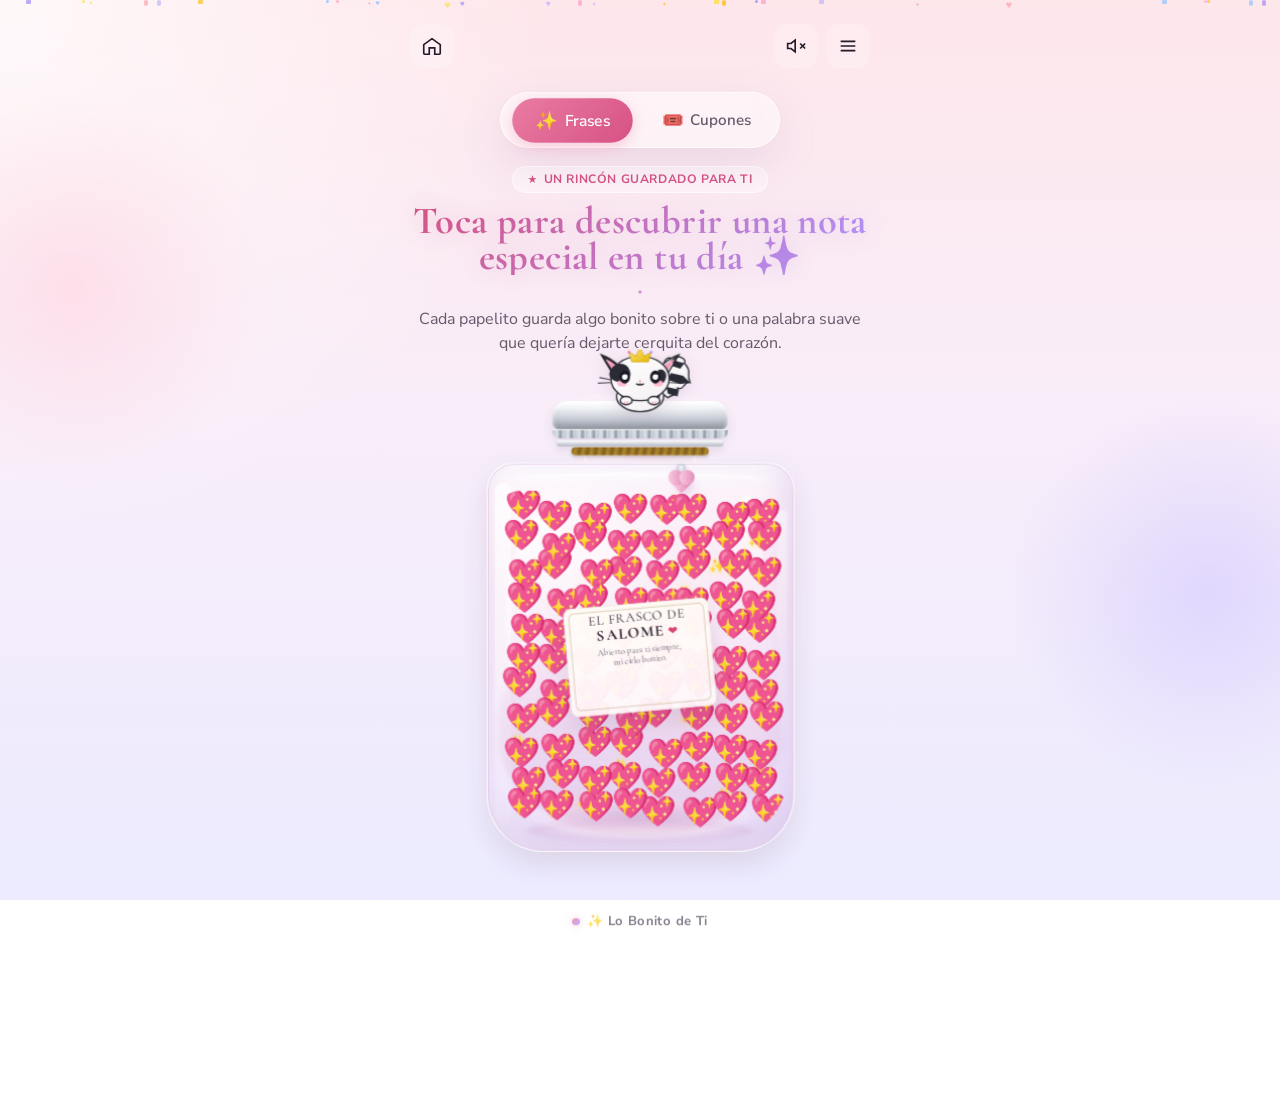
<file: index.html>
<!DOCTYPE html>
<html lang="es">
<head>
  <meta charset="UTF-8">
  <meta name="viewport" content="width=device-width, initial-scale=1.0, viewport-fit=cover">
  <meta name="description" content="Un frasco digital lleno de notas bonitas y detalles suaves para Salome.">
  <meta name="theme-color" content="#f6d6df">
  <meta property="og:title" content="El Frasco de Notas · Para Salome">
  <meta property="og:description" content="Toca el frasco y descubre una nota especial para tu día.">
  <meta property="og:type" content="website">
  <title>El Frasco de Notas · Para Salome</title>
  <link rel="preconnect" href="https://fonts.googleapis.com">
  <link rel="preconnect" href="https://fonts.gstatic.com" crossorigin>
  <link href="https://fonts.googleapis.com/css2?family=Cormorant+Garamond:wght@500;600;700&family=Nunito+Sans:wght@500;600;700&display=swap" rel="stylesheet">
  <link rel="stylesheet" href="css/styles.css">
</head>
<body>
  <!-- Cursor trail container (desktop only) -->
  <div class="cursor-trail-container" id="cursorTrailContainer" aria-hidden="true"></div>

  <!-- Click/Tap Heart burst container -->
  <div class="burst-container" id="burstContainer" aria-hidden="true"></div>

  <div class="bg-layer" aria-hidden="true" data-parallax-layer="bg">
    <div class="bg-layer__gradient"></div>
    <div class="bg-layer__glow bg-layer__glow--left"></div>
    <div class="bg-layer__glow bg-layer__glow--right"></div>
    <div class="bg-layer__glow bg-layer__glow--center"></div>
    <div class="confetti-field" id="confettiField" data-parallax-layer="confetti"></div>
  </div>

  <div class="app">
    <header class="top-bar unrevealed" data-reveal-delay="0">
      <button type="button" class="top-bar__btn" aria-label="Inicio" id="homeBtn">
        <svg width="22" height="22" viewBox="0 0 24 24" fill="none" stroke="currentColor" stroke-width="1.8" aria-hidden="true">
          <path d="M3 10.5L12 4l9 6.5V20a1 1 0 0 1-1 1h-5v-7H9v7H4a1 1 0 0 1-1-1v-9.5z"/>
        </svg>
      </button>

      <div class="top-bar__actions">
        <!-- Sound Toggle Button -->
        <button type="button" class="top-bar__btn" aria-label="Sonido (desactivado)" id="soundToggleBtn" aria-pressed="false">
          <svg class="sound-icon sound-icon--off" width="20" height="20" viewBox="0 0 24 24" fill="none" stroke="currentColor" stroke-width="2" aria-hidden="true">
            <path d="M11 5L6 9H2v6h4l5 4V5z"/>
            <line x1="23" y1="9" x2="17" y2="15"/>
            <line x1="17" y1="9" x2="23" y2="15"/>
          </svg>
          <svg class="sound-icon sound-icon--on" width="20" height="20" viewBox="0 0 24 24" fill="none" stroke="currentColor" stroke-width="2" aria-hidden="true">
            <path d="M11 5L6 9H2v6h4l5 4V5z"/>
            <path d="M19.07 4.93a10 10 0 0 1 0 14.14M15.54 8.46a5 5 0 0 1 0 7.07"/>
          </svg>
        </button>

        <button type="button" class="top-bar__btn" aria-label="Menú">
          <svg width="22" height="22" viewBox="0 0 24 24" fill="none" stroke="currentColor" stroke-width="1.8" aria-hidden="true">
            <path d="M4 7h16M4 12h16M4 17h16"/>
          </svg>
        </button>
      </div>
    </header>

    <!-- Jar Switcher Component (Premium Glassmorphic Pill) -->
    <div class="jar-switcher unrevealed" id="jarSwitcher" data-reveal-delay="100">
      <div class="jar-switcher__background"></div>
      <button type="button" class="switcher-btn active" data-jar="frases">
        <span class="switcher-btn__emoji">✨</span>
        <span class="switcher-btn__text">Frases</span>
      </button>
      <button type="button" class="switcher-btn" data-jar="cupones">
        <span class="switcher-btn__emoji">🎟️</span>
        <span class="switcher-btn__text">Cupones</span>
      </button>
    </div>

    <section class="hero">
      <p class="hero__eyebrow unrevealed" data-reveal-delay="200">Un rincón guardado para ti</p>
      <h1 class="hero__title unrevealed" data-reveal-delay="400" data-text="Toca para descubrir una nota especial en tu día ✨">Toca para descubrir una nota especial en tu día <span aria-hidden="true">✨</span></h1>

      <!-- Decorative SVG separator -->
      <div class="hero-separator unrevealed" data-reveal-delay="550" aria-hidden="true">
        <svg class="hero-separator__svg" viewBox="0 0 200 24" fill="none" xmlns="http://www.w3.org/2000/svg">
          <path class="hero-separator__line hero-separator__line--left" d="M10 12 Q50 12 90 12" stroke="url(#sepGrad)" stroke-width="1.2" stroke-linecap="round"/>
          <path class="hero-separator__line hero-separator__line--right" d="M110 12 Q150 12 190 12" stroke="url(#sepGrad)" stroke-width="1.2" stroke-linecap="round"/>
          <g class="hero-separator__star" transform="translate(100, 12)">
            <path d="M0 -5 L1.5 -1.5 L5 0 L1.5 1.5 L0 5 L-1.5 1.5 L-5 0 L-1.5 -1.5 Z" fill="url(#starGrad)"/>
          </g>
          <defs>
            <linearGradient id="sepGrad" x1="0" y1="0" x2="200" y2="0">
              <stop offset="0%" stop-color="#ea7ca3" stop-opacity="0.15"/>
              <stop offset="50%" stop-color="#d65284" stop-opacity="0.6"/>
              <stop offset="100%" stop-color="#af95ff" stop-opacity="0.15"/>
            </linearGradient>
            <linearGradient id="starGrad" x1="0" y1="-5" x2="0" y2="5">
              <stop offset="0%" stop-color="#ea7ca3"/>
              <stop offset="100%" stop-color="#af95ff"/>
            </linearGradient>
          </defs>
        </svg>
      </div>

      <p class="hero__copy unrevealed" data-reveal-delay="700">Cada papelito guarda algo bonito sobre ti o una palabra suave que quería dejarte cerquita del corazón.</p>
    </section>

    <main class="main">
      <section class="jar-section" aria-label="Frasco de notas">
        <div class="jar-scene">
          <!-- Sparkle particles around the jar -->
          <div class="sparkle-field" id="sparkleField" aria-hidden="true"></div>

          <div class="jar-wrapper unrevealed" data-reveal-delay="900" id="jarWrapper" role="button" tabindex="0" aria-label="Sacudir el frasco para sacar una nota" data-parallax-layer="jar">
            <div class="jar-shadow" aria-hidden="true"></div>
            <div class="jar-pedestal" aria-hidden="true"></div>

            <div class="jar-float">
              <div class="jar-3d">

                <!-- 🐱 GATITO GUARDIÁN (KAWAII BLACK & WHITE MANCHADO SVG TOPPER) -->
                <div class="cat-topper" id="catTopper" aria-hidden="true">
                  <svg class="cat-svg" viewBox="0 0 160 120" fill="none" xmlns="http://www.w3.org/2000/svg">
                    <defs>
                      <linearGradient id="catBodyGrad" x1="0%" y1="0%" x2="100%" y2="100%">
                        <stop offset="0%" stop-color="#ffffff"/>
                        <stop offset="100%" stop-color="#f5f0f3"/>
                      </linearGradient>
                      <linearGradient id="catEarGrad" x1="0%" y1="0%" x2="0%" y2="100%">
                        <stop offset="0%" stop-color="#ffb6cb"/>
                        <stop offset="100%" stop-color="#ea7ca3"/>
                      </linearGradient>
                      <linearGradient id="crownGrad" x1="0%" y1="0%" x2="100%" y2="100%">
                        <stop offset="0%" stop-color="#ffe680"/>
                        <stop offset="100%" stop-color="#e6b800"/>
                      </linearGradient>
                      <linearGradient id="heldHeartGrad" x1="0%" y1="0%" x2="100%" y2="100%">
                        <stop offset="0%" stop-color="#ff6699"/>
                        <stop offset="100%" stop-color="#d6336c"/>
                      </linearGradient>
                    </defs>

                    <!-- Fluffy Spiky Black & White Tail (Matching user reference image style) -->
                    <g id="catTail" class="cat-tail">
                      <!-- Spiky fluffy tail outline -->
                      <path d="M120 74 C126 68 136 72 134 60 C144 64 142 50 152 52 C146 38 156 38 144 24 C148 18 134 10 126 18 C118 12 112 24 114 36 C110 46 118 56 110 66 Z" fill="url(#catBodyGrad)" stroke="#2b2b36" stroke-width="2" stroke-linejoin="miter"/>
                      <!-- Spiky Black Fur Ring Stripes -->
                      <path d="M126 18 L136 22 L144 24 L138 32 L126 28 Z" fill="#2b2b36"/>
                      <path d="M124 38 L142 42 L152 52 L138 54 L120 48 Z" fill="#2b2b36"/>
                      <path d="M118 58 L136 62 L134 72 L120 68 Z" fill="#2b2b36"/>
                    </g>

                    <!-- Cat Body & Paws resting on jar rim -->
                    <g id="catBody" class="cat-body">
                      <!-- Little Chest/Shoulders -->
                      <ellipse cx="80" cy="72" rx="34" ry="22" fill="url(#catBodyGrad)" stroke="#2b2b36" stroke-width="2"/>
                      <!-- Black Body Patches (Manchitas en la espalda y pecho) -->
                      <path d="M52 64 C56 54 70 56 65 74 C58 78 48 72 52 64 Z" fill="#2b2b36"/>
                      <path d="M96 66 C102 58 112 62 108 74 C102 78 94 72 96 66 Z" fill="#2b2b36"/>
                    </g>

                    <!-- Cat Head Group (Follows Cursor & Tilts) -->
                    <g id="catHead" class="cat-head">
                      <!-- Left Ear (Black Patch / Orejita Negra) -->
                      <g class="cat-ear cat-ear--left">
                        <path d="M42 42 L24 12 Q38 16 54 32 Z" fill="#2b2b36" stroke="#2b2b36" stroke-width="2"/>
                        <path d="M43 38 L30 18 Q39 21 50 31 Z" fill="url(#catEarGrad)"/>
                      </g>

                      <!-- Right Ear (Manchada / Black top tip) -->
                      <g class="cat-ear cat-ear--right">
                        <path d="M118 42 L136 12 Q122 16 106 32 Z" fill="url(#catBodyGrad)" stroke="#2b2b36" stroke-width="2"/>
                        <path d="M128 24 L136 12 Q130 14 122 22 Z" fill="#2b2b36"/>
                        <path d="M117 38 L130 18 Q121 21 110 31 Z" fill="url(#catEarGrad)"/>
                      </g>

                      <!-- Head Base -->
                      <ellipse cx="80" cy="46" rx="42" ry="32" fill="url(#catBodyGrad)" stroke="#2b2b36" stroke-width="2"/>

                      <!-- Black Spot Patches (Manchita ojo izquierdo + manchita mejilla derecha) -->
                      <path d="M38 34 C44 20 64 22 66 38 C68 50 50 56 38 46 C34 40 36 36 38 34 Z" fill="#2b2b36"/>
                      <path d="M106 34 C116 30 122 42 114 52 C108 54 104 42 106 34 Z" fill="#2b2b36"/>

                      <!-- Cheeks Blush -->
                      <ellipse cx="54" cy="53" rx="7" ry="4.5" fill="#ffaec9" opacity="0.85" class="cat-blush"/>
                      <ellipse cx="106" cy="53" rx="7" ry="4.5" fill="#ffaec9" opacity="0.85" class="cat-blush"/>

                      <!-- Left Eye Group -->
                      <g class="cat-eye-container">
                        <!-- Open Eye Base -->
                        <ellipse cx="58" cy="44" rx="7.5" ry="9.5" fill="#1a1824" class="cat-eye-open"/>
                        <!-- Left Pupil (Moves with Cursor) -->
                        <circle id="pupilLeft" cx="58" cy="44" r="4" fill="#ffffff" class="cat-eye-pupil"/>
                        <circle cx="60" cy="42" r="1.8" fill="#ffffff" class="cat-eye-shine"/>

                        <!-- Heart Eye Mode (Proportional & Narrow cute heart eyes) -->
                        <g class="cat-eye-heart-group" style="display:none;">
                          <path d="M58 48.5 C55 44.5 50.5 44 50.5 40 C50.5 37 53 35 55.5 36.5 C56.8 37.2 57.5 38.2 58 38.8 C58.5 38.2 59.2 37.2 60.5 36.5 C63 35 65.5 37 65.5 40 C65.5 44 61 44.5 58 48.5 Z" fill="#ff3366"/>
                          <circle cx="55.5" cy="38" r="1" fill="#ffffff"/>
                        </g>

                        <!-- Squeezed Happy Eye (Shown on tap/happy) -->
                        <path d="M51 44 Q58 37 65 44" stroke="#ffffff" stroke-width="3" stroke-linecap="round" fill="none" class="cat-eye-happy" style="display:none;"/>
                      </g>

                      <!-- Right Eye Group -->
                      <g class="cat-eye-container">
                        <!-- Open Eye Base -->
                        <ellipse cx="102" cy="44" rx="7.5" ry="9.5" fill="#1a1824" class="cat-eye-open"/>
                        <!-- Right Pupil (Moves with Cursor) -->
                        <circle id="pupilRight" cx="102" cy="44" r="4" fill="#ffffff" class="cat-eye-pupil"/>
                        <circle cx="104" cy="42" r="1.8" fill="#ffffff" class="cat-eye-shine"/>

                        <!-- Heart Eye Mode -->
                        <g class="cat-eye-heart-group" style="display:none;">
                          <path d="M102 48.5 C99 44.5 94.5 44 94.5 40 C94.5 37 97 35 99.5 36.5 C100.8 37.2 101.5 38.2 102 38.8 C102.5 38.2 103.2 37.2 104.5 36.5 C107 35 109.5 37 109.5 40 C109.5 44 105 44.5 102 48.5 Z" fill="#ff3366"/>
                          <circle cx="99.5" cy="38" r="1" fill="#ffffff"/>
                        </g>

                        <!-- Squeezed Happy Eye -->
                        <path d="M95 44 Q102 37 109 44" stroke="#1a1824" stroke-width="3" stroke-linecap="round" fill="none" class="cat-eye-happy" style="display:none;"/>
                      </g>

                      <!-- Nose & Mouth -->
                      <polygon points="78,49 82,49 80,52" fill="#ea7ca3"/>
                      <path d="M75 54 Q80 57 80 53 Q80 57 85 54" stroke="#2b2b36" stroke-width="2" stroke-linecap="round" fill="none"/>

                      <!-- Whiskers -->
                      <path d="M38 48 L22 45 M38 52 L20 53" stroke="#2b2b36" stroke-width="1.8" stroke-linecap="round" opacity="0.8"/>
                      <path d="M122 48 L138 45 M122 52 L140 53" stroke="#2b2b36" stroke-width="1.8" stroke-linecap="round" opacity="0.8"/>

                      <!-- 👑 Accessory: Star Crown (Active in "lo-bonito-de-ti") -->
                      <g id="catCrown" class="cat-accessory cat-accessory--crown" transform="translate(80, 16)">
                        <path d="M-12 6 L-16 -8 L-6 -2 L0 -14 L6 -2 L16 -8 L12 6 Z" fill="url(#crownGrad)" stroke="#cc9900" stroke-width="1"/>
                        <circle cx="0" cy="-14" r="2.5" fill="#ffffff"/>
                        <circle cx="-16" cy="-8" r="2" fill="#ea7ca3"/>
                        <circle cx="16" cy="-8" r="2" fill="#af95ff"/>
                      </g>

                      <!-- 💖 Accessory: Cute Heart held directly IN paws (Active in "palabras-para-ti") -->
                      <g id="catHeartHeld" class="cat-accessory cat-accessory--heart" transform="translate(80, 77)" style="display:none;">
                        <path d="M0 10 C-9 2 -17 2 -17 -6 C-17 -13 -11 -16 -5 -13 C-2 -12 -1 -9 0 -8 C1 -9 2 -12 5 -13 C11 -16 17 -13 17 -6 C17 2 9 10 0 10 Z" fill="url(#heldHeartGrad)" stroke="#d6336c" stroke-width="1.5"/>
                        <circle cx="-4" cy="-9" r="1.5" fill="#ffffff" opacity="0.8"/>
                      </g>
                    </g>

                    <!-- Cute Paws Resting on Jar Rim -->
                    <g id="catPaws" class="cat-paws">
                      <ellipse cx="60" cy="78" rx="8.5" ry="6" fill="url(#catBodyGrad)" stroke="#2b2b36" stroke-width="2"/>
                      <ellipse cx="100" cy="78" rx="8.5" ry="6" fill="url(#catBodyGrad)" stroke="#2b2b36" stroke-width="2"/>
                      <!-- Paw Pad Details -->
                      <line x1="58" y1="80" x2="58" y2="82" stroke="#ea7ca3" stroke-width="1.5" stroke-linecap="round"/>
                      <line x1="62" y1="80" x2="62" y2="82" stroke="#ea7ca3" stroke-width="1.5" stroke-linecap="round"/>
                      <line x1="98" y1="80" x2="98" y2="82" stroke="#ea7ca3" stroke-width="1.5" stroke-linecap="round"/>
                      <line x1="102" y1="80" x2="102" y2="82" stroke="#ea7ca3" stroke-width="1.5" stroke-linecap="round"/>
                    </g>
                  </svg>
                </div>
                <!-- End Gatito Guardián -->

                <div class="jar-lid" aria-hidden="true">
                  <div class="jar-lid__top-glow"></div>
                  <div class="jar-lid__cap"></div>
                  <div class="jar-lid__thread"></div>
                  <div class="jar-lid__rim"></div>
                </div>

                <div class="jar-neck" aria-hidden="true">
                  <div class="jar-neck__glass"></div>
                  <div class="jar-twine"></div>
                  <div class="jar-charm">
                    <span class="jar-charm__ring"></span>
                    <span class="jar-charm__heart"></span>
                  </div>
                </div>

                <div class="jar-glass">
                  <div class="jar-glass__edge jar-glass__edge--left"></div>
                  <div class="jar-glass__edge jar-glass__edge--right"></div>
                  <div class="jar-glass__edge jar-glass__edge--base"></div>
                  <div class="jar-glass__halo"></div>
                  <div class="jar-glass__refraction"></div>
                  <div class="jar-glass__shine jar-glass__shine--main"></div>
                  <div class="jar-glass__shine jar-glass__shine--secondary"></div>
                  <div class="jar-glass__shine jar-glass__shine--rim"></div>
                  <div class="jar-glass__floor"></div>

                  <!-- Jar Interior: Dense 💖 hearts + ✨ golden sparkles as in screenshot -->
                  <div class="jar-contents" id="jarContents" aria-hidden="true">
                  </div>

                  <div class="jar-label-card" aria-hidden="true">
                    <div class="jar-label-card__frame"></div>
                    <p class="jar-label-card__title">EL FRASCO DE<br><strong>Salome</strong> <span class="jar-label-card__heart">❤</span></p>
                    <p class="jar-label-card__sub">Abierto para ti siempre,<br>mi cielo bonito.</p>
                  </div>
                </div>
              </div>
            </div>
          </div>

          <p class="jar-category-hint unrevealed" data-reveal-delay="1300" id="jarLabel"><span class="jar-category-hint__dot"></span> ✨ Lo Bonito de Ti</p>
        </div>
      </section>
    </main>
  </div>

  <nav class="category-nav unrevealed" data-reveal-delay="1600" aria-label="Categorías de notas">
    <div class="category-nav__grid">
      <div class="category-nav__indicator" id="categoryIndicator" aria-hidden="true"></div>
      <button type="button" class="category-btn" data-categoria="lo-bonito-de-ti" aria-pressed="true">
        <span class="category-btn__emoji" aria-hidden="true">✨</span>
        <span class="category-btn__text">Lo Bonito de Ti</span>
      </button>
      <button type="button" class="category-btn" data-categoria="palabras-para-ti" aria-pressed="false">
        <span class="category-btn__emoji" aria-hidden="true">💗</span>
        <span class="category-btn__text">Palabras para Ti</span>
      </button>
    </div>
  </nav>

  <div class="modal" id="noteModal" role="dialog" aria-modal="true" aria-labelledby="modalChip" aria-hidden="true">
    <div class="modal__backdrop" id="modalBackdrop"></div>
    <article class="modal__card" id="modalCard">
      <span class="modal__chip" id="modalChip">Una Razón</span>
      <p class="modal__text" id="modalText"></p>
      <button type="button" class="modal__btn" id="modalCloseBtn">Guardar nota</button>
    </article>
  </div>

  <!-- GSAP for smooth tracking and entrance timeline -->
  <script src="https://cdnjs.cloudflare.com/ajax/libs/gsap/3.12.5/gsap.min.js" defer></script>
  <script src="js/notas.js"></script>
  <script src="js/cupones.js"></script>
  <script src="js/app.js" defer></script>
</body>
</html>
</file>
<file: css/styles.css>
/* ==========================================================================
   VARIABLES & SETUP
   ========================================================================== */
:root {
  --bg-top: #fee7eb;
  --bg-mid: #f8edf9;
  --bg-bottom: #ecebff;
  --ink-strong: #231b28;
  --ink-soft: #66596c;
  --rose: #ea7ca3;
  --rose-deep: #d65284;
  --lilac: #af95ff;
  --gold: #c89c3a;
  --glass-main: rgba(255, 246, 252, 0.44);
  --glass-tint: rgba(255, 221, 240, 0.22);
  --glass-edge: rgba(255, 255, 255, 0.88);
  --glass-outline: rgba(203, 171, 210, 0.8);
  --shadow-jar: 0 34px 74px rgba(104, 66, 122, 0.3), 0 20px 42px rgba(58, 32, 68, 0.24), 0 8px 20px rgba(255, 255, 255, 0.22);
  --shadow-soft: 0 16px 45px rgba(145, 98, 160, 0.14);
  --nav-glass: rgba(255, 255, 255, 0.52);
  --nav-border: rgba(255, 255, 255, 0.86);
  --radius-pill: 999px;
  --radius-card: 26px;
  --font-body: 'Nunito Sans', system-ui, sans-serif;
  --font-display: 'Cormorant Garamond', Georgia, serif;
  --transition: 0.24s ease;
  --ease-elastic: cubic-bezier(0.34, 1.56, 0.64, 1);
  --safe-top: env(safe-area-inset-top, 0px);
  --safe-bottom: env(safe-area-inset-bottom, 0px);
  --nav-height: 9.8rem;
}

*, *::before, *::after {
  box-sizing: border-box;
  margin: 0;
  padding: 0;
}

html {
  -webkit-tap-highlight-color: transparent;
}

body {
  min-height: 100dvh;
  overflow-x: hidden;
  font-family: var(--font-body);
  color: var(--ink-strong);
}

@media (pointer: fine) {
  body {
    cursor: url('data:image/svg+xml;utf8,<svg xmlns="http://www.w3.org/2000/svg" width="24" height="24" viewBox="0 0 24 24" fill="%23d65284"><path d="M12 21.35l-1.45-1.32C5.4 15.36 2 12.28 2 8.5 2 5.42 4.42 3 7.5 3c1.74 0 3.41.81 4.5 2.09C13.09 3.81 14.76 3 16.5 3 19.58 3 22 5.42 22 8.5c0 3.78-3.4 6.86-8.55 11.54L12 21.35z"/></svg>') 12 12, auto;
  }
  .jar-wrapper {
    cursor: grab;
  }
  .jar-wrapper:active {
    cursor: grabbing;
  }
}

.cursor-trail {
  position: fixed;
  width: 6px;
  height: 6px;
  background: var(--rose);
  border-radius: 50%;
  pointer-events: none;
  z-index: 9999;
  animation: cursorTrailFade 0.8s ease-out forwards;
}

@keyframes cursorTrailFade {
  0% { transform: scale(1); opacity: 0.8; }
  100% { transform: scale(0); opacity: 0; }
}

/* ==========================================================================
   BACKGROUND & EFFECTS
   ========================================================================== */
.bg-layer {
  position: fixed;
  inset: 0;
  z-index: 0;
  pointer-events: none;
  transition: transform 0.15s ease-out;
  will-change: transform;
}

.bg-layer__gradient {
  position: absolute;
  inset: 0;
  background:
    radial-gradient(circle at top left, rgba(255, 255, 255, 0.72), transparent 35%),
    linear-gradient(180deg, var(--bg-top) 0%, var(--bg-mid) 46%, var(--bg-bottom) 100%);
}

.bg-layer__glow {
  position: absolute;
  width: 25rem;
  height: 25rem;
  opacity: 0.7;
  animation: blobDrift 30s ease-in-out infinite alternate;
  pointer-events: none;
}

@keyframes blobDrift {
  0% { transform: translate(0, 0) scale(1); }
  50% { transform: translate(30px, -40px) scale(1.05); }
  100% { transform: translate(-20px, 20px) scale(0.95); }
}

.bg-layer__glow--left {
  top: 10%;
  left: -8rem;
  background: radial-gradient(circle at center, rgba(255, 208, 223, 0.8) 0%, rgba(255, 208, 223, 0) 70%);
}

.bg-layer__glow--right {
  right: -8rem;
  bottom: 12%;
  background: radial-gradient(circle at center, rgba(208, 198, 255, 0.8) 0%, rgba(208, 198, 255, 0) 70%);
  animation-delay: -10s;
}

.confetti-field {
  position: absolute;
  inset: 0;
  overflow: hidden;
}

.confetti-wrapper {
  position: absolute;
  animation: confettiFall linear infinite;
  pointer-events: none;
}

.confetti-piece {
  display: block;
  border-radius: 2px;
  opacity: 0.72;
  animation: confettiSway 3s ease-in-out infinite alternate;
}

.confetti-piece--circle {
  border-radius: 50%;
}

.confetti-piece--ribbon {
  height: 12px !important;
  width: 4px !important;
}

@keyframes confettiFall {
  0% { transform: translateY(-10vh) rotate(0deg); opacity: 0; }
  10% { opacity: 0.88; }
  90% { opacity: 0.58; }
  100% { transform: translateY(110vh) rotate(720deg); opacity: 0; }
}

@keyframes confettiSway {
  0% { transform: translateX(-15px); }
  100% { transform: translateX(15px); }
}

.sparkle-field {
  position: absolute;
  inset: -20px;
  pointer-events: none;
  z-index: 5;
}

.sparkle {
  position: absolute;
  width: 4px;
  height: 4px;
  border-radius: 50%;
  background: #fff;
  box-shadow: 0 0 8px 2px var(--sparkle-color, var(--gold));
  opacity: 0;
  pointer-events: none;
  z-index: 10;
  animation: sparkleFloat 4s cubic-bezier(0.4, 0, 0.2, 1) infinite;
}

@keyframes sparkleFloat {
  0% { transform: translate(0, 0) scale(0); opacity: 0; }
  25% { opacity: 1; transform: translate(20px, -20px) scale(1.2); }
  75% { opacity: 1; transform: translate(-20px, -40px) scale(0.8); }
  100% { transform: translate(0, -60px) scale(0); opacity: 0; }
}

@media (max-width: 767px) {
  .sparkle:nth-child(even) { display: none; }
}

/* ==========================================================================
   REVEAL ANIMATIONS
   ========================================================================== */
.unrevealed {
  opacity: 0;
  transform: translateY(20px);
}

.revealed {
  animation: revealElement 0.8s var(--ease-elastic) forwards;
  animation-delay: var(--reveal-delay, 0s);
}

@keyframes revealElement {
  to {
    opacity: 1;
    transform: translateY(0) scale(1);
  }
}

.jar-wrapper.unrevealed {
  transform: translateY(30px) scale(0.85);
}

.category-nav.unrevealed {
  transform: translateY(40px);
}

/* ==========================================================================
   LAYOUT
   ========================================================================== */
.app {
  position: relative;
  z-index: 1;
  display: flex;
  flex-direction: column;
  min-height: 100dvh;
  max-width: 480px;
  margin: 0 auto;
  padding: calc(var(--safe-top) + 0.6rem) 1.25rem calc(var(--nav-height) + var(--safe-bottom) + 1rem);
}

.top-bar {
  display: flex;
  justify-content: space-between;
  align-items: center;
}

.top-bar__btn {
  position: relative;
  width: 44px;
  height: 44px;
  display: grid;
  place-items: center;
  border: 0;
  border-radius: 14px;
  color: var(--ink-strong);
  background: rgba(255, 255, 255, 0.2);
  cursor: pointer;
  transition: background var(--transition), transform var(--transition), box-shadow var(--transition);
}

.top-bar__btn::before {
  content: '';
  position: absolute;
  inset: 0;
  border-radius: 14px;
  background: radial-gradient(circle, rgba(255,255,255,0.8), transparent 70%);
  opacity: 0;
  transition: opacity 0.3s ease;
  z-index: -1;
}

.top-bar__btn svg {
  transition: transform 0.3s cubic-bezier(0.34, 1.56, 0.64, 1);
}

.top-bar__btn:hover {
  background: rgba(255, 255, 255, 0.42);
  transform: translateY(-1px);
  box-shadow: 0 4px 12px rgba(0,0,0,0.05);
}

.top-bar__btn:hover::before {
  opacity: 1;
}

.top-bar__btn:hover svg {
  transform: scale(1.12) rotate(15deg);
}

/* ==========================================================================
   HERO
   ========================================================================== */
.hero {
  padding: 0.6rem 0 0.8rem;
  text-align: center;
}

.hero__eyebrow {
  display: inline-flex;
  align-items: center;
  gap: 0.35rem;
  padding: 0.28rem 0.9rem;
  border-radius: var(--radius-pill);
  background: rgba(255, 255, 255, 0.42);
  border: 1px solid rgba(255, 255, 255, 0.72);
  color: var(--rose-deep);
  font-size: 0.76rem;
  font-weight: 700;
  letter-spacing: 0.05em;
  text-transform: uppercase;
  --reveal-delay: 0.2s;
  position: relative;
}

.hero__eyebrow::before {
  content: '★';
  font-size: 0.9em;
  animation: pulseStar 2s infinite;
}

@keyframes pulseStar {
  0%, 100% { transform: scale(1); opacity: 0.8; color: var(--rose); }
  50% { transform: scale(1.3); opacity: 1; color: var(--gold); }
}

.hero__title {
  margin-top: 0.6rem;
  font-family: var(--font-display);
  font-size: clamp(1.9rem, 6.5vw, 2.4rem);
  line-height: 0.95;
  font-weight: 700;
  letter-spacing: 0.01em;
  background: linear-gradient(135deg, var(--rose-deep), var(--lilac));
  -webkit-background-clip: text;
  background-clip: text;
  color: transparent;
  position: relative;
  --reveal-delay: 0.4s;
}

.hero__title::after {
  content: attr(data-text);
  position: absolute;
  inset: 0;
  background: linear-gradient(135deg, var(--rose-deep), var(--lilac));
  -webkit-background-clip: text;
  background-clip: text;
  color: transparent;
  filter: blur(12px);
  opacity: 0.3;
  z-index: -1;
  pointer-events: none;
}

.hero__copy {
  max-width: 28rem;
  margin: 0.6rem auto 0;
  color: var(--ink-soft);
  font-size: 0.92rem;
  line-height: 1.5;
  --reveal-delay: 0.7s;
}

.hero-separator {
  margin: 0.4rem auto;
  width: 100px;
  height: 16px;
}

.hero-separator path {
  stroke-dasharray: 200;
  stroke-dashoffset: 200;
  animation: drawLine 1.5s ease forwards 1s;
}

@keyframes drawLine {
  to { stroke-dashoffset: 0; }
}

/* ==========================================================================
   JAR SECTION
   ========================================================================== */
.main {
  flex: 1;
  display: flex;
  align-items: center;
  justify-content: center;
}

.jar-section {
  width: 100%;
}

.jar-scene {
  position: relative;
  display: flex;
  flex-direction: column;
  align-items: center;
  perspective: 1300px;
}

.jar-wrapper {
  position: relative;
  width: min(100%, 300px);
  outline: none;
  user-select: none;
  -webkit-user-select: none;
  touch-action: manipulation;
  margin: 0.2rem auto;
  --reveal-delay: 0.9s;
  transition: transform 0.15s ease-out;
  will-change: transform;
}

.jar-wrapper::after {
  content: '';
  position: absolute;
  top: 50%;
  left: 50%;
  width: 100px;
  height: 100px;
  background: radial-gradient(circle, rgba(255,255,255,0.8) 0%, rgba(255,255,255,0) 70%);
  border-radius: 50%;
  transform: translate(-50%, -50%) scale(0);
  opacity: 0;
  pointer-events: none;
  z-index: 10;
}

.jar-wrapper.jar-wrapper--ripple::after {
  animation: rippleExpand 0.6s ease-out forwards;
}

@keyframes rippleExpand {
  0% { transform: translate(-50%, -50%) scale(0); opacity: 0.6; }
  100% { transform: translate(-50%, -50%) scale(2.5); opacity: 0; }
}

.jar-float,
.jar-3d,
.jar-lid,
.jar-neck,
.jar-glass,
.jar-contents,
.jar-heart,
.jar-star,
.jar-shadow,
.jar-pedestal,
.jar-label-card {
  pointer-events: none;
}

.jar-wrapper:hover:not(.jar-wrapper--disabled) .jar-float {
  transform: translateY(-6px) rotateX(2deg) scale(1.015);
}

.jar-wrapper:hover:not(.jar-wrapper--disabled) .jar-shadow {
  transform: translateX(-50%) scale(1.08);
  opacity: 0.95;
}

.jar-wrapper:hover:not(.jar-wrapper--disabled) .jar-glass {
  box-shadow:
    inset 0 0 0 1px rgba(218, 184, 222, 0.7),
    inset 14px 0 28px rgba(255, 255, 255, 0.3),
    inset -14px 0 34px rgba(198, 174, 221, 0.26),
    inset 0 -28px 34px rgba(166, 129, 193, 0.26),
    0 16px 30px rgba(103, 69, 118, 0.18),
    0 8px 18px rgba(255, 255, 255, 0.34);
}

.jar-wrapper--disabled {
  cursor: default;
  pointer-events: none;
}

.jar-shadow {
  position: absolute;
  bottom: 0.5rem;
  left: 50%;
  width: 74%;
  height: 34px;
  transform: translateX(-50%);
  border-radius: 50%;
  background: radial-gradient(ellipse at center, rgba(122, 80, 138, 0.42) 0%, rgba(122, 80, 138, 0.12) 48%, transparent 74%);
  filter: blur(8px);
  transition: transform 0.15s ease-out, opacity 0.35s ease;
  will-change: transform;
}

.jar-pedestal {
  position: absolute;
  bottom: 1rem;
  left: 50%;
  width: 58%;
  height: 18px;
  transform: translateX(-50%);
  border-radius: 50%;
  background: radial-gradient(ellipse at center, rgba(255, 255, 255, 0.56) 0%, rgba(255, 255, 255, 0.08) 72%, transparent 100%);
}

.jar-float {
  position: relative;
  z-index: 1;
  transform-style: preserve-3d;
  animation: jarIdleFloat 5.4s ease-in-out infinite;
  transition: transform var(--transition);
}

@keyframes jarIdleFloat {
  0%, 100% { transform: translateY(0) rotateX(0deg) rotateZ(0deg); }
  50% { transform: translateY(-9px) rotateX(3deg) rotateZ(-0.6deg); }
}

body.modal-open .jar-float,
body.modal-open .jar-paper,
body.modal-open .jar-float-icon {
  animation-play-state: paused;
}

.jar-3d {
  position: relative;
  width: 100%;
  max-width: 290px;
  margin: 0 auto;
  padding-top: 0.5rem;
  filter: drop-shadow(var(--shadow-jar));
  transition: filter var(--transition);
}

.jar-wrapper:active:not(.jar-wrapper--disabled) .jar-3d {
  filter: drop-shadow(0 18px 38px rgba(112, 73, 126, 0.24));
}

.jar-wrapper--pulse .jar-3d {
  animation: jarPulseGlow 0.42s ease;
}

@keyframes jarPulseGlow {
  0%, 100% { filter: drop-shadow(var(--shadow-jar)); }
  50% { filter: drop-shadow(0 0 22px rgba(215, 148, 191, 0.5)) drop-shadow(var(--shadow-jar)); }
}

.jar-lid {
  position: relative;
  z-index: 8;
  width: 57%;
  margin: 0 auto -0.2rem;
  transform: translateZ(18px);
}

.jar-lid__top-glow {
  position: absolute;
  inset: -0.2rem 8% auto;
  height: 0.8rem;
  border-radius: 50%;
  background: linear-gradient(180deg, rgba(255, 255, 255, 0.86), transparent 80%);
  filter: blur(5px);
}

.jar-lid__cap {
  height: 1.8rem;
  border-radius: 0.95rem 0.95rem 0.5rem 0.5rem;
  background:
    linear-gradient(180deg, rgba(255, 255, 255, 0.95) 0%, rgba(239, 241, 245, 0.98) 24%, rgba(195, 200, 209, 0.95) 65%, rgba(147, 155, 166, 0.98) 100%);
  box-shadow:
    inset 0 2px 4px rgba(255, 255, 255, 0.92),
    inset 0 -6px 8px rgba(70, 75, 84, 0.18),
    0 8px 14px rgba(77, 61, 99, 0.12);
}

.jar-lid__thread {
  height: 0.62rem;
  margin-top: -0.08rem;
  border-radius: 0 0 0.4rem 0.4rem;
  background:
    repeating-linear-gradient(
      90deg,
      #bfc6cf 0px,
      #dfe4ea 5px,
      #8d96a1 8px,
      #dfe4ea 11px
    );
  box-shadow: inset 0 1px 0 rgba(255, 255, 255, 0.88);
}

.jar-lid__rim {
  height: 0.34rem;
  margin: 0.12rem auto 0;
  width: 96%;
  border-radius: 999px;
  background: linear-gradient(180deg, rgba(255, 255, 255, 0.92), rgba(168, 176, 186, 0.88));
  box-shadow: 0 3px 8px rgba(66, 53, 84, 0.16);
}

.jar-neck {
  position: relative;
  z-index: 7;
  width: 36%;
  margin: 0 auto;
  transform: translateY(-0.08rem);
}

.jar-neck__glass {
  height: 1.28rem;
  border-left: 1px solid rgba(255, 255, 255, 0.92);
  border-right: 1px solid rgba(255, 255, 255, 0.7);
  border-radius: 0.75rem 0.75rem 0.18rem 0.18rem;
  background:
    linear-gradient(90deg, rgba(255, 255, 255, 0.22) 0%, rgba(255, 247, 252, 0.58) 26%, rgba(255, 227, 240, 0.3) 55%, rgba(255, 255, 255, 0.16) 100%);
  box-shadow:
    inset 0 0 10px rgba(255, 255, 255, 0.4),
    inset 0 -6px 10px rgba(210, 171, 206, 0.18);
}

.jar-twine {
  position: absolute;
  top: 46%;
  left: -12%;
  right: -12%;
  height: 0.5rem;
  transform: translateY(-50%);
  border-radius: 999px;
  background:
    repeating-linear-gradient(100deg, #7d5a1a 0px, #b68d2b 4px, #8d6820 8px);
  box-shadow: 0 2px 3px rgba(43, 26, 1, 0.22);
}

.jar-charm {
  position: absolute;
  top: calc(100% + 0.08rem);
  right: 0.25rem;
  width: 1.22rem;
  height: 1.7rem;
}

.jar-charm__ring {
  position: absolute;
  top: 0;
  left: 50%;
  width: 0.58rem;
  height: 0.58rem;
  transform: translateX(-50%);
  border-radius: 50%;
  border: 2px solid rgba(203, 210, 219, 0.95);
  background: linear-gradient(135deg, #fff, #d3dae1);
  box-shadow: 0 2px 4px rgba(66, 53, 84, 0.18);
}

.jar-charm__heart {
  position: absolute;
  bottom: 0;
  left: 50%;
  width: 0.95rem;
  height: 0.95rem;
  transform: translateX(-50%) rotate(-45deg);
  background: linear-gradient(135deg, #ffd9ea, #e89ac0 72%, #bf7dbd);
  border-radius: 0.24rem 0.24rem 0.1rem 0.1rem;
  box-shadow:
    0 5px 8px rgba(191, 125, 189, 0.28),
    inset 0 1px 0 rgba(255, 255, 255, 0.8);
}

.jar-charm__heart::before,
.jar-charm__heart::after {
  content: '';
  position: absolute;
  width: 0.95rem;
  height: 0.95rem;
  border-radius: 50%;
  background: inherit;
}

.jar-charm__heart::before {
  top: -0.47rem;
  left: 0;
}

.jar-charm__heart::after {
  top: 0;
  left: 0.47rem;
}

.jar-glass {
  position: relative;
  width: 100%;
  aspect-ratio: 0.79;
  margin-top: -0.08rem;
  border-radius: 1.7rem 1.7rem 3.5rem 3.5rem;
  background:
    linear-gradient(180deg, rgba(255, 255, 255, 0.7) 0%, rgba(255, 246, 250, 0.62) 8%, rgba(255, 229, 238, 0.48) 35%, rgba(241, 222, 252, 0.5) 74%, rgba(238, 225, 249, 0.68) 100%),
    radial-gradient(circle at 20% 10%, rgba(255, 255, 255, 0.8), transparent 24%);
  border: 1.5px solid rgba(255, 255, 255, 0.95);
  box-shadow:
    inset 0 0 0 1px rgba(218, 184, 222, 0.6),
    inset 12px 0 26px rgba(255, 255, 255, 0.26),
    inset -12px 0 32px rgba(198, 174, 221, 0.22),
    inset 0 -22px 28px rgba(180, 145, 202, 0.22),
    0 12px 24px rgba(103, 69, 118, 0.16),
    0 8px 18px rgba(255, 255, 255, 0.34);
  overflow: hidden;
  transition: box-shadow 0.35s ease, transform 0.35s ease;
}

.jar-glass__edge,
.jar-glass__halo,
.jar-glass__refraction,
.jar-glass__shine,
.jar-glass__floor {
  position: absolute;
  pointer-events: none;
}

.jar-glass__edge--left {
  top: 5%;
  bottom: 7%;
  left: 0.45rem;
  width: 1rem;
  border-radius: 999px;
  background: linear-gradient(180deg, rgba(255, 255, 255, 0.9), rgba(255, 255, 255, 0.1));
  opacity: 0.82;
}

.jar-glass__edge--right {
  top: 12%;
  bottom: 12%;
  right: 0.35rem;
  width: 0.65rem;
  border-radius: 999px;
  background: linear-gradient(180deg, rgba(255, 255, 255, 0.52), transparent 80%);
  opacity: 0.72;
}

.jar-glass__edge--base {
  left: 50%;
  bottom: 0.55rem;
  width: 74%;
  height: 1.3rem;
  transform: translateX(-50%);
  border-radius: 50%;
  background: radial-gradient(ellipse at center, rgba(255, 255, 255, 0.72) 0%, rgba(229, 205, 235, 0.72) 56%, rgba(176, 137, 195, 0.32) 82%, transparent 100%);
  filter: blur(2px);
}

.jar-glass__halo {
  inset: 10% 9% 14%;
  border-radius: 2.9rem 2.9rem 3rem 3rem;
  background:
    radial-gradient(circle at 30% 18%, rgba(255, 255, 255, 0.6), transparent 26%),
    radial-gradient(circle at 68% 62%, rgba(255, 228, 240, 0.38), transparent 32%),
    linear-gradient(180deg, rgba(255, 240, 248, 0.22), rgba(238, 227, 252, 0.08));
}

.jar-glass__refraction {
  top: 16%;
  left: 18%;
  width: 64%;
  height: 56%;
  border-radius: 50%;
  background: radial-gradient(circle at center, rgba(255, 255, 255, 0.18), rgba(255, 255, 255, 0.04) 54%, transparent 74%);
  filter: blur(5px);
}

.jar-glass__shine--main {
  top: 13%;
  left: 6%;
  width: 24%;
  height: 58%;
  border-radius: 50%;
  background: linear-gradient(130deg, rgba(255, 255, 255, 0.82), rgba(255, 255, 255, 0.12) 58%, transparent);
  filter: blur(1px);
}

.jar-glass__shine--secondary {
  top: 8%;
  right: 10%;
  width: 10%;
  height: 34%;
  border-radius: 50%;
  background: linear-gradient(180deg, rgba(255, 255, 255, 0.52), transparent 88%);
}

.jar-glass__shine--rim {
  top: 0.55rem;
  left: 8%;
  right: 8%;
  height: 0.85rem;
  border-radius: 50%;
  background: linear-gradient(180deg, rgba(255, 255, 255, 0.72), transparent 80%);
}

.jar-glass__floor {
  left: 14%;
  right: 14%;
  bottom: 0.9rem;
  height: 2.4rem;
  border-radius: 50%;
  background:
    radial-gradient(ellipse at center, rgba(205, 150, 214, 0.24) 0%, rgba(255, 229, 241, 0.38) 48%, rgba(255, 255, 255, 0.12) 76%, transparent 100%);
}

.jar-contents {
  position: absolute;
  inset: 7% 2% 4%;
  border-radius: 1.7rem 1.7rem 3.5rem 3.5rem;
  z-index: 2;
  transform-style: preserve-3d;
  transition: transform 0.38s ease, filter 0.3s ease;
  overflow: hidden;
}

.jar-wrapper--category-change .jar-contents {
  animation: turbulence 0.5s ease-in-out;
}

@keyframes turbulence {
  0% { transform: scale(1) rotate(0deg); }
  25% { transform: scale(0.98) rotate(1deg); }
  50% { transform: scale(1.02) rotate(-1deg); }
  75% { transform: scale(0.99) rotate(0.5deg); }
  100% { transform: scale(1) rotate(0deg); }
}

.jar-contents::before {
  content: '';
  position: absolute;
  pointer-events: none;
  left: 2%;
  right: 2%;
  bottom: 0;
  height: 58%;
  border-radius: 40% 40% 48% 48%;
  background:
    radial-gradient(circle at 50% 18%, rgba(255, 255, 255, 0.22), transparent 34%),
    linear-gradient(180deg, rgba(255, 204, 224, 0.12), rgba(197, 138, 185, 0.24));
  filter: blur(3px);
}

.jar-paper {
  position: absolute;
  width: 3.2rem;
  height: 2.1rem;
  border-radius: 0.3rem;
  border: 1px solid rgba(255, 255, 255, 0.82);
  box-shadow:
    0 10px 16px rgba(88, 53, 102, 0.16),
    inset 0 1px 0 rgba(255, 255, 255, 0.72);
  animation: noteBob 7.2s ease-in-out infinite;
  transition: transform 0.38s ease, box-shadow 0.38s ease;
  opacity: 0.95;
}

.jar-paper::after {
  content: '';
  position: absolute;
  inset: 0.22rem;
  border-radius: 0.18rem;
  background: rgba(255, 255, 255, 0.16);
}

/* Jar paper positions and colors */
.jar-paper--0 { top: 11%; left: 3%; width: 3rem; height: 2rem; background: linear-gradient(145deg, #f5cf91, #e4a94c); --r: -28deg; animation-delay: 0.5s; z-index: 1; }
.jar-paper--1 { top: 8%; left: 30%; width: 3.2rem; height: 2rem; background: linear-gradient(145deg, #d1cae2, #a59dc3); --r: 18deg; animation-delay: 0.2s; z-index: 1; }
.jar-paper--2 { top: 10%; left: 58%; width: 2.9rem; height: 2rem; background: linear-gradient(145deg, #a8dbe1, #6ebecd); --r: -12deg; animation-delay: 0.8s; z-index: 1; }
.jar-paper--3 { top: 20%; left: 14%; width: 3.4rem; height: 2.15rem; background: linear-gradient(145deg, #f4d8a2, #e1ab59); --r: 26deg; animation-delay: 1.4s; z-index: 2; }
.jar-paper--4 { top: 21%; left: 47%; width: 3.1rem; height: 2rem; background: linear-gradient(145deg, #f0ece0, #d6ccb0); --r: -24deg; animation-delay: 0.4s; z-index: 2; }
.jar-paper--5 { top: 23%; left: 70%; width: 2.85rem; height: 1.9rem; background: linear-gradient(145deg, #e97f7f, #d95c5c); --r: 7deg; animation-delay: 1.8s; z-index: 1; }
.jar-paper--6 { top: 32%; left: 4%; width: 3.25rem; height: 2.1rem; background: linear-gradient(145deg, #7fd1c6, #53b7ab); --r: -18deg; animation-delay: 2.2s; z-index: 1; }
.jar-paper--7 { top: 31%; left: 31%; width: 3.2rem; height: 2.15rem; background: linear-gradient(145deg, #c6bedd, #9d95bb); --r: 12deg; animation-delay: 1.1s; z-index: 2; }
.jar-paper--8 { top: 34%; left: 57%; width: 3.3rem; height: 2rem; background: linear-gradient(145deg, #ffd78f, #ebaa48); --r: -16deg; animation-delay: 0.2s; z-index: 2; }
.jar-paper--9 { top: 42%; left: 16%; width: 3rem; height: 2rem; background: linear-gradient(145deg, #b7d7f2, #87b8e1); --r: 23deg; animation-delay: 1.1s; z-index: 2; }
.jar-paper--10 { top: 43%; left: 42%; width: 3.4rem; height: 2.15rem; background: linear-gradient(145deg, #f4d7df, #eaa8c0); --r: -10deg; animation-delay: 1.6s; z-index: 3; }
.jar-paper--11 { top: 45%; left: 69%; width: 2.9rem; height: 2rem; background: linear-gradient(145deg, #f7c68c, #eb9953); --r: 18deg; animation-delay: 0.9s; z-index: 2; }
.jar-paper--12 { top: 54%; left: 2%; width: 3.6rem; height: 2.2rem; background: linear-gradient(145deg, #d3cae1, #aaa0c1); --r: -20deg; animation-delay: 2s; z-index: 1; }
.jar-paper--13 { top: 55%; left: 26%; width: 3.25rem; height: 2.15rem; background: linear-gradient(145deg, #f0bf82, #df9649); --r: 28deg; animation-delay: 0.6s; z-index: 2; }
.jar-paper--14 { top: 57%; left: 52%; width: 3.5rem; height: 2.1rem; background: linear-gradient(145deg, #f2ede0, #ddd2b1); --r: -8deg; animation-delay: 1.3s; z-index: 3; }
.jar-paper--15 { top: 63%; left: 74%; width: 2.85rem; height: 1.95rem; background: linear-gradient(145deg, #e07c74, #ce5b57); --r: 12deg; animation-delay: 1.9s; z-index: 1; }
.jar-paper--16 { top: 68%; left: 11%; width: 3.15rem; height: 2rem; background: linear-gradient(145deg, #8fd7ce, #65bcb2); --r: -14deg; animation-delay: 1.4s; z-index: 1; }
.jar-paper--17 { top: 69%; left: 35%; width: 3.2rem; height: 2rem; background: linear-gradient(145deg, #cfc7de, #a095bb); --r: 15deg; animation-delay: 2.4s; z-index: 2; }
.jar-paper--18 { top: 72%; left: 58%; width: 3.35rem; height: 2rem; background: linear-gradient(145deg, #efc07f, #dd9445); --r: -21deg; animation-delay: 0.7s; z-index: 2; }
.jar-paper--19 { top: 77%; left: 0%; width: 3.45rem; height: 2.15rem; background: linear-gradient(145deg, #b7d3f1, #8db4da); --r: 10deg; animation-delay: 0.3s; z-index: 0; }
.jar-paper--20 { top: 79%; left: 22%; width: 3.8rem; height: 2.2rem; background: linear-gradient(145deg, #f6d7df, #e7a6c0); --r: -17deg; animation-delay: 1.2s; z-index: 0; }
.jar-paper--21 { top: 80%; left: 49%; width: 3.4rem; height: 2.15rem; background: linear-gradient(145deg, #efead7, #d8cca7); --r: 19deg; animation-delay: 1.7s; z-index: 0; }
.jar-paper--22 { top: 83%; left: 72%; width: 3.2rem; height: 2rem; background: linear-gradient(145deg, #ef867c, #d8615d); --r: -6deg; animation-delay: 2.1s; z-index: 0; }
.jar-paper--23 { top: 27%; left: 22%; width: 2.2rem; height: 1.7rem; background: linear-gradient(145deg, #8ed7cf, #69bfb5); --r: -29deg; animation-delay: 0.9s; z-index: 3; }
.jar-paper--24 { top: 18%; left: 78%; width: 2.15rem; height: 1.6rem; background: linear-gradient(145deg, #f5d9a7, #e5b35e); --r: 14deg; animation-delay: 1.5s; z-index: 2; }
.jar-paper--25 { top: 50%; left: 66%; width: 2.15rem; height: 1.65rem; background: linear-gradient(145deg, #d0c8df, #a89ec0); --r: 24deg; animation-delay: 0.6s; z-index: 4; }
.jar-paper--26 { top: 38%; left: 0%; width: 2.4rem; height: 1.75rem; background: linear-gradient(145deg, #f3c7d7, #e29abb); --r: -12deg; animation-delay: 2.5s; z-index: 2; }
.jar-paper--27 { top: 87%; left: 16%; width: 3rem; height: 1.8rem; background: linear-gradient(145deg, #d0cae2, #a79fc0); --r: 9deg; animation-delay: 1.8s; z-index: 0; }
.jar-paper--28 { top: 88%; left: 44%; width: 2.7rem; height: 1.75rem; background: linear-gradient(145deg, #f2c98d, #e19d49); --r: -13deg; animation-delay: 2s; z-index: 0; }
.jar-paper--29 { top: 89%; left: 65%; width: 2.8rem; height: 1.8rem; background: linear-gradient(145deg, #b9d6f0, #8eb7dd); --r: 6deg; animation-delay: 0.8s; z-index: 0; }
.jar-paper--30 { top: 13%; left: 49%; width: 2rem; height: 1.5rem; background: linear-gradient(145deg, #f8c7d5, #e797b7); --r: -8deg; animation-delay: 1.4s; z-index: 3; }
.jar-paper--31 { top: 60%; left: 42%; width: 2rem; height: 1.55rem; background: linear-gradient(145deg, #8bd3ca, #63b7ae); --r: 11deg; animation-delay: 1.1s; z-index: 4; }
.jar-paper--32 { top: 74%; left: 68%; width: 2rem; height: 1.55rem; background: linear-gradient(145deg, #f7d8a3, #e8ac56); --r: 27deg; animation-delay: 2.3s; z-index: 3; }
.jar-paper--33 { top: 48%; left: 27%; width: 2rem; height: 1.55rem; background: linear-gradient(145deg, #d0c8df, #a79fbe); --r: -18deg; animation-delay: 1.7s; z-index: 4; }
.jar-paper--34 { top: 66%; left: 80%; width: 2rem; height: 1.55rem; background: linear-gradient(145deg, #f4b3b1, #dd7b76); --r: -22deg; animation-delay: 0.4s; z-index: 2; }
.jar-paper--35 { top: 84%; left: 34%; width: 2.1rem; height: 1.6rem; background: linear-gradient(145deg, #f1e6c8, #dcca96); --r: 21deg; animation-delay: 0.9s; z-index: 1; }

.jar-wrapper:hover:not(.jar-wrapper--disabled) .jar-paper--1 { transform: translate3d(-4px, -8px, 10px) rotate(-22deg); box-shadow: 0 14px 22px rgba(109, 69, 124, 0.24), inset 0 1px 0 rgba(255, 255, 255, 0.7); }
.jar-wrapper:hover:not(.jar-wrapper--disabled) .jar-paper--2 { transform: translate3d(6px, -10px, 14px) rotate(20deg); box-shadow: 0 14px 22px rgba(109, 69, 124, 0.24), inset 0 1px 0 rgba(255, 255, 255, 0.7); }
.jar-wrapper:hover:not(.jar-wrapper--disabled) .jar-paper--3 { transform: translate3d(-2px, -12px, 10px) rotate(-11deg); box-shadow: 0 16px 24px rgba(109, 69, 124, 0.24), inset 0 1px 0 rgba(255, 255, 255, 0.7); }
.jar-wrapper:hover:not(.jar-wrapper--disabled) .jar-paper--4 { transform: translate3d(8px, -8px, 18px) rotate(24deg); box-shadow: 0 16px 24px rgba(109, 69, 124, 0.26), inset 0 1px 0 rgba(255, 255, 255, 0.7); }
.jar-wrapper:hover:not(.jar-wrapper--disabled) .jar-paper--5 { transform: translate3d(-6px, -6px, 12px) rotate(-19deg); box-shadow: 0 14px 22px rgba(109, 69, 124, 0.24), inset 0 1px 0 rgba(255, 255, 255, 0.7); }
.jar-wrapper:hover:not(.jar-wrapper--disabled) .jar-paper--6 { transform: translate3d(2px, -12px, 16px) rotate(13deg); box-shadow: 0 16px 24px rgba(109, 69, 124, 0.25), inset 0 1px 0 rgba(255, 255, 255, 0.7); }
.jar-wrapper:hover:not(.jar-wrapper--disabled) .jar-paper--7 { transform: translate3d(0, -14px, 20px) rotate(8deg); box-shadow: 0 18px 26px rgba(109, 69, 124, 0.28), inset 0 1px 0 rgba(255, 255, 255, 0.7); }
.jar-wrapper:hover:not(.jar-wrapper--disabled) .jar-paper--8 { transform: translate3d(6px, -10px, 10px) rotate(24deg); }
.jar-wrapper:hover:not(.jar-wrapper--disabled) .jar-paper--9 { transform: translate3d(-4px, -8px, 8px) rotate(-30deg); }
.jar-wrapper:hover:not(.jar-wrapper--disabled) .jar-paper--10 { transform: translate3d(4px, -7px, 10px) rotate(-14deg); }
.jar-wrapper:hover:not(.jar-wrapper--disabled) .jar-paper--11 { transform: translate3d(-8px, -6px, 6px) rotate(13deg); }
.jar-wrapper:hover:not(.jar-wrapper--disabled) .jar-paper--12 { transform: translate3d(3px, -10px, 9px) rotate(-28deg); }
.jar-wrapper:hover:not(.jar-wrapper--disabled) .jar-paper--13 { transform: translate3d(6px, -6px, 6px) rotate(16deg); }
.jar-wrapper:hover:not(.jar-wrapper--disabled) .jar-paper--14 { transform: translate3d(-2px, -4px, 5px) rotate(18deg); }
.jar-wrapper:hover:not(.jar-wrapper--disabled) .jar-paper--15 { transform: translate3d(0, -7px, 7px) rotate(-14deg); }
.jar-wrapper:hover:not(.jar-wrapper--disabled) .jar-paper--16 { transform: translate3d(5px, -9px, 10px) rotate(-24deg); }
.jar-wrapper:hover:not(.jar-wrapper--disabled) .jar-paper--17 { transform: translate3d(3px, -8px, 10px) rotate(28deg); }
.jar-wrapper:hover:not(.jar-wrapper--disabled) .jar-paper--18 { transform: translate3d(-4px, -5px, 4px) rotate(-10deg); }
.jar-wrapper:hover:not(.jar-wrapper--disabled) .jar-paper--19 { transform: translate3d(-5px, -4px, 2px) rotate(13deg); }
.jar-wrapper:hover:not(.jar-wrapper--disabled) .jar-paper--20 { transform: translate3d(2px, -6px, 3px) rotate(-20deg); }
.jar-wrapper:hover:not(.jar-wrapper--disabled) .jar-paper--21 { transform: translate3d(5px, -5px, 2px) rotate(22deg); }
.jar-wrapper:hover:not(.jar-wrapper--disabled) .jar-paper--22 { transform: translate3d(-2px, -4px, 2px) rotate(-10deg); }
.jar-wrapper:hover:not(.jar-wrapper--disabled) .jar-paper--23 { transform: translate3d(2px, -9px, 12px) rotate(-34deg); }
.jar-wrapper:hover:not(.jar-wrapper--disabled) .jar-paper--24 { transform: translate3d(3px, -8px, 8px) rotate(18deg); }
.jar-wrapper:hover:not(.jar-wrapper--disabled) .jar-paper--25 { transform: translate3d(2px, -7px, 12px) rotate(28deg); }
.jar-wrapper:hover:not(.jar-wrapper--disabled) .jar-paper--26 { transform: translate3d(-3px, -6px, 8px) rotate(-16deg); }
.jar-wrapper:hover:not(.jar-wrapper--disabled) .jar-paper--27 { transform: translate3d(-1px, -3px, 1px) rotate(11deg); }
.jar-wrapper:hover:not(.jar-wrapper--disabled) .jar-paper--28 { transform: translate3d(4px, -4px, 2px) rotate(-16deg); }
.jar-wrapper:hover:not(.jar-wrapper--disabled) .jar-paper--29 { transform: translate3d(2px, -4px, 1px) rotate(10deg); }
.jar-wrapper:hover:not(.jar-wrapper--disabled) .jar-paper--30 { transform: translate3d(2px, -8px, 8px) rotate(-14deg); }
.jar-wrapper:hover:not(.jar-wrapper--disabled) .jar-paper--31 { transform: translate3d(1px, -7px, 10px) rotate(15deg); }
.jar-wrapper:hover:not(.jar-wrapper--disabled) .jar-paper--32 { transform: translate3d(2px, -6px, 7px) rotate(31deg); }
.jar-wrapper:hover:not(.jar-wrapper--disabled) .jar-paper--33 { transform: translate3d(-3px, -8px, 10px) rotate(-22deg); }
.jar-wrapper:hover:not(.jar-wrapper--disabled) .jar-paper--34 { transform: translate3d(1px, -6px, 6px) rotate(-27deg); }
.jar-wrapper:hover:not(.jar-wrapper--disabled) .jar-paper--35 { transform: translate3d(2px, -4px, 4px) rotate(24deg); }

@keyframes noteBob {
  0%, 100% { transform: translateY(0) rotate(var(--r, 0deg)); }
  50% { transform: translateY(-6px) rotate(calc(var(--r, 0deg) + 4deg)); }
}

.jar-float-icon {
  position: absolute;
  font-size: 0.82rem;
  opacity: 0.72;
  animation: iconDrift 8.5s ease-in-out infinite;
  filter: drop-shadow(0 2px 4px rgba(255, 255, 255, 0.75));
  transition: transform 0.35s ease, opacity 0.35s ease;
}

.jar-float-icon--1 { top: 18%; right: 17%; color: #ef8eb8; animation-delay: 0s; }
.jar-float-icon--2 { top: 50%; left: 7%; color: #ffc865; animation-delay: 1.4s; font-size: 0.66rem; }
.jar-float-icon--3 { bottom: 24%; right: 12%; color: #e58fd0; animation-delay: 0.9s; }
.jar-float-icon--4 { top: 36%; right: 7%; color: #b8a2ff; animation-delay: 2.2s; font-size: 0.64rem; }

.jar-wrapper:hover:not(.jar-wrapper--disabled) .jar-float-icon--1 { transform: translate(2px, -10px) scale(1.08); opacity: 0.9; }
.jar-wrapper:hover:not(.jar-wrapper--disabled) .jar-float-icon--2 { transform: translate(-2px, -7px) scale(1.12); opacity: 0.86; }
.jar-wrapper:hover:not(.jar-wrapper--disabled) .jar-float-icon--3 { transform: translate(4px, -10px) scale(1.06); opacity: 0.88; }
.jar-wrapper:hover:not(.jar-wrapper--disabled) .jar-float-icon--4 { transform: translate(0, -8px) scale(1.1); opacity: 0.84; }

@keyframes iconDrift {
  0%, 100% { transform: translate(0, 0) scale(1); opacity: 0.5; }
  50% { transform: translate(4px, -7px) scale(1.08); opacity: 0.82; }
}

.jar-heart {
  position: absolute;
  line-height: 1;
  transform-origin: center;
  animation: heartBob 7s ease-in-out infinite;
  transition: transform 0.35s ease;
  font-size: 1.85rem;
}

@keyframes heartBob {
  0%, 100% { transform: translateY(0) rotate(var(--r, 0deg)); }
  50% { transform: translateY(-5px) rotate(calc(var(--r, 0deg) + 3deg)); }
}

.jar-heart:hover {
  transform: translateY(-8px) scale(1.15) rotate(var(--r, 0deg)) !important;
  z-index: 100 !important;
}

.jar-label-card {
  position: absolute;
  top: 50%;
  left: 50%;
  z-index: 4;
  width: 48%;
  min-height: 28%;
  padding: 0.52rem 0.5rem 0.48rem;
  transform: translate(-50%, -50%) rotate(-5deg);
  border-radius: 0.5rem;
  background:
    linear-gradient(180deg, rgba(255, 252, 247, 0.98), rgba(255, 248, 251, 0.94)),
    linear-gradient(135deg, rgba(255, 255, 255, 0.5), transparent 70%);
  box-shadow:
    0 14px 22px rgba(88, 53, 92, 0.14),
    inset 0 0 0 1px rgba(175, 145, 126, 0.22);
  pointer-events: none;
  overflow: hidden;
}

.jar-label-card::after {
  content: '';
  position: absolute;
  inset: 0;
  background: linear-gradient(90deg, transparent, rgba(255,255,255,0.6), transparent);
  transform: translateX(-100%);
  animation: labelShimmer 4s infinite;
}

@keyframes labelShimmer {
  0%, 50% { transform: translateX(-100%); }
  100% { transform: translateX(100%); }
}

.jar-label-card__frame {
  position: absolute;
  inset: 0.32rem;
  border-radius: 0.35rem;
  border: 1px solid rgba(190, 164, 124, 0.5);
  pointer-events: none;
}

.jar-label-card__title {
  position: relative;
  z-index: 1;
  text-align: center;
  font-family: var(--font-display);
  font-size: clamp(0.67rem, 2.9vw, 0.82rem);
  line-height: 1.02;
  letter-spacing: 0.06em;
  color: #302131;
  text-transform: uppercase;
}

.jar-label-card__title strong {
  font-size: 1.16em;
  letter-spacing: 0.08em;
}

.jar-label-card__heart {
  color: #d94174;
  font-size: 0.88em;
}

.jar-label-card__sub {
  position: relative;
  z-index: 1;
  margin-top: 0.32rem;
  text-align: center;
  font-family: var(--font-display);
  font-size: clamp(0.48rem, 2vw, 0.56rem);
  line-height: 1.12;
  color: rgba(57, 42, 66, 0.8);
}

.jar-category-hint {
  margin-top: 1.25rem;
  display: flex;
  align-items: center;
  gap: 0.45rem;
  font-size: 0.82rem;
  font-weight: 700;
  letter-spacing: 0.03em;
  color: var(--ink-soft);
  --reveal-delay: 1.3s;
}

.jar-category-hint__dot {
  width: 0.45rem;
  height: 0.45rem;
  border-radius: 50%;
  background: linear-gradient(135deg, var(--rose), var(--lilac));
  box-shadow: 0 0 10px rgba(234, 124, 163, 0.55);
}

@keyframes jarShake {
  0%, 100% { transform: translateX(0) rotate(0deg); }
  15% { transform: translateX(-7px) rotate(-3deg); }
  30% { transform: translateX(7px) rotate(3deg); }
  45% { transform: translateX(-5px) rotate(-2deg); }
  60% { transform: translateX(5px) rotate(2deg); }
  75% { transform: translateX(-3px) rotate(-1deg); }
}

.jar-wrapper--shake .jar-float {
  animation: jarShake 0.4s ease-in-out, jarIdleFloat 5.4s ease-in-out 0.4s infinite;
}

/* ==========================================================================
   NAVIGATION
   ========================================================================== */
.category-nav {
  position: fixed;
  inset: auto 0 0;
  z-index: 10;
  padding: 0.75rem 1rem calc(0.9rem + var(--safe-bottom));
  pointer-events: none;
  --reveal-delay: 1.6s;
}

.category-nav__grid {
  display: grid;
  grid-template-columns: 1fr 1fr;
  gap: 0.55rem;
  max-width: 400px;
  margin: 0 auto;
  pointer-events: auto;
  position: relative;
}

.category-nav__indicator {
  position: absolute;
  top: 0;
  left: 0;
  height: 50px;
  width: calc(50% - 0.275rem);
  border-radius: var(--radius-pill);
  background: linear-gradient(135deg, rgba(234, 124, 163, 0.15), rgba(175, 149, 255, 0.15));
  box-shadow: 0 4px 12px rgba(123, 90, 150, 0.1);
  z-index: 0;
  opacity: 0;
  transition: transform 0.5s cubic-bezier(0.34, 1.56, 0.64, 1), opacity 0.3s ease;
  pointer-events: none;
}

.category-nav__indicator--visible {
  opacity: 1;
}

.category-btn {
  min-height: 50px;
  display: flex;
  align-items: center;
  justify-content: center;
  gap: 0.38rem;
  padding: 0.5rem 0.72rem;
  border: 1px solid var(--nav-border);
  border-radius: var(--radius-pill);
  background: var(--nav-glass);
  backdrop-filter: blur(8px);
  -webkit-backdrop-filter: blur(8px);
  box-shadow: 0 12px 22px rgba(123, 90, 150, 0.12);
  color: var(--ink-strong);
  font: 700 0.8rem/1 var(--font-body);
  cursor: pointer;
  transition: transform var(--transition), box-shadow var(--transition), background var(--transition);
}

.category-btn--wide {
  grid-column: 1 / -1;
}

.category-btn__emoji {
  font-size: 1rem;
}

.category-btn:hover {
  transform: translateY(-2px);
  background: rgba(255, 255, 255, 0.7);
  box-shadow: 0 16px 28px rgba(123, 90, 150, 0.18);
}

.category-btn:focus-visible {
  outline: 2px solid var(--lilac);
  outline-offset: 2px;
}

.category-btn[aria-pressed="true"] {
  background: rgba(255, 255, 255, 0.82);
  border-color: rgba(234, 124, 163, 0.55);
  box-shadow: 0 16px 28px rgba(234, 124, 163, 0.2), inset 0 0 0 1px rgba(255, 255, 255, 0.86);
}

.category-btn:active,
.modal__btn:active {
  transform: scale(0.93);
}

/* ==========================================================================
   MODAL
   ========================================================================== */
.modal {
  position: fixed;
  inset: 0;
  z-index: 100;
  display: flex;
  align-items: center;
  justify-content: center;
  padding: 1rem;
  visibility: hidden;
  pointer-events: none;
}

.modal--visible {
  visibility: visible;
  pointer-events: auto;
}

.modal__backdrop {
  position: absolute;
  inset: 0;
  background: rgba(62, 38, 76, 0.28);
  backdrop-filter: blur(5px);
  -webkit-backdrop-filter: blur(5px);
  opacity: 0;
  transition: opacity 0.22s ease;
}

.modal--visible .modal__backdrop {
  opacity: 1;
}

.modal__card {
  position: relative;
  width: 100%;
  max-width: min(92vw, 410px);
  max-height: 74vh;
  display: flex;
  flex-direction: column;
  padding: 1.5rem;
  border-radius: var(--radius-card);
  background:
    linear-gradient(180deg, rgba(255, 255, 255, 0.98), rgba(255, 247, 251, 0.96)),
    linear-gradient(135deg, rgba(255, 255, 255, 0.42), transparent);
  box-shadow: 0 24px 64px rgba(76, 46, 91, 0.22), 0 0 0 1px rgba(255,255,255,0.4);
  backdrop-filter: blur(10px);
  -webkit-backdrop-filter: blur(10px);
  opacity: 0;
  transform: scale(0.78);
}

.modal--visible .modal__card {
  animation: modalUnfold 0.6s var(--ease-elastic) forwards;
}

@keyframes modalUnfold {
  0% { transform: scale(0.3, 0.15) rotate(6deg); opacity: 0; }
  40% { transform: scale(1.02, 0.4) rotate(-2deg); opacity: 1; }
  70% { transform: scale(0.98, 1.02) rotate(0.5deg); opacity: 1; }
  100% { transform: scale(1) rotate(0deg); opacity: 1; }
}

.modal--visible .modal__card::before {
  content: '';
  position: absolute;
  inset: -2px;
  border-radius: calc(var(--radius-card) + 2px);
  background: linear-gradient(135deg, var(--rose), var(--lilac), var(--gold), var(--rose));
  background-size: 300% 300%;
  animation: auroraGlow 4s ease infinite;
  z-index: -1;
  opacity: 0.5;
  filter: blur(8px);
}

@keyframes auroraGlow {
  0% { background-position: 0% 50%; }
  50% { background-position: 100% 50%; }
  100% { background-position: 0% 50%; }
}

.modal--closing .modal__card {
  opacity: 0;
  transform: scale(0.92);
  transition: opacity 0.2s, transform 0.2s;
}

.modal--closing .modal__backdrop {
  opacity: 0;
}

.modal__chip, .modal__text, .modal__btn {
  opacity: 0;
  transform: translateY(10px);
}

.modal--visible .modal__chip {
  animation: modalReveal 0.4s ease forwards 0.3s;
}

.modal--visible .modal__text {
  animation: modalReveal 0.4s ease forwards 0.4s;
}

.modal--visible .modal__btn {
  animation: modalReveal 0.4s ease forwards 0.5s;
}

@keyframes modalReveal {
  to { opacity: 1; transform: translateY(0); }
}

.modal__chip {
  align-self: flex-start;
  margin-bottom: 1rem;
  padding: 0.34rem 0.92rem;
  border-radius: var(--radius-pill);
  background: linear-gradient(135deg, #fde4f0, #efe7ff);
  color: var(--ink-strong);
  font-size: 0.76rem;
  font-weight: 800;
}

.modal__text {
  flex: 1;
  overflow-y: auto;
  margin-bottom: 1.2rem;
  font-family: var(--font-display);
  font-size: 1.22rem;
  line-height: 1.56;
  color: #3d3145;
}

.modal__text .word {
  display: inline-block;
  opacity: 0;
  transform: translateY(8px);
}

.modal--visible .modal__text .word {
  animation: wordReveal 0.3s ease forwards;
  animation-delay: calc(0.4s + var(--word-delay, 0s));
}

@keyframes wordReveal {
  to { opacity: 1; transform: translateY(0); }
}

.modal__btn {
  min-height: 52px;
  width: 100%;
  border: 0;
  border-radius: var(--radius-pill);
  background: linear-gradient(135deg, var(--rose), var(--lilac));
  box-shadow: 0 10px 24px rgba(214, 82, 132, 0.28);
  color: #fff;
  font: 700 1rem/1 var(--font-body);
  cursor: pointer;
  transition: transform var(--transition), box-shadow var(--transition), background var(--transition);
  position: relative;
  overflow: hidden;
}

.modal__btn:hover {
  box-shadow: 0 14px 28px rgba(214, 82, 132, 0.34);
}

.modal__btn--closing {
  background: linear-gradient(135deg, var(--lilac), var(--rose));
  animation: btnBounce 0.3s cubic-bezier(0.34, 1.56, 0.64, 1);
}

.modal__btn--closing::after {
  content: '✓';
  position: absolute;
  inset: 0;
  display: flex;
  align-items: center;
  justify-content: center;
  background: inherit;
  font-size: 1.2rem;
}

@keyframes btnBounce {
  0% { transform: scale(1); }
  50% { transform: scale(0.9); }
  100% { transform: scale(1); }
}

/* ==========================================================================
   REDUCED MOTION & RESPONSIVE
   ========================================================================== */
@media (prefers-reduced-motion: reduce) {
  .bg-layer__glow,
  .jar-float,
  .jar-paper,
  .jar-float-icon,
  .confetti-piece,
  .sparkle,
  .jar-wrapper--ripple::after,
  .jar-label-card::after,
  .hero-separator path,
  .hero__eyebrow::before,
  .jar-wrapper--category-change .jar-contents {
    animation: none !important;
  }

  .unrevealed,
  .revealed {
    opacity: 1;
    filter: none;
    transform: none;
    animation: none !important;
  }

  .jar-wrapper--shake .jar-float {
    animation: jarFade 0.3s ease !important;
  }

  .modal__card {
    transform: none !important;
    transition: opacity 0.25s ease;
    animation: none !important;
  }

  .modal--visible .modal__card {
    transform: none !important;
  }

  .modal__chip, .modal__text, .modal__btn, .modal__text .word {
    opacity: 1 !important;
    transform: none !important;
    filter: none !important;
    animation: none !important;
  }

  @keyframes jarFade {
    50% { opacity: 0.88; }
  }
}

@media (max-width: 359px) {
  .app {
    padding: calc(var(--safe-top) + 0.4rem) 0.75rem calc(var(--nav-height) + var(--safe-bottom) + 0.8rem);
  }
  .hero__title {
    font-size: 2rem;
  }
}

@media (min-width: 768px) {
  .app {
    max-width: 440px;
    padding-top: calc(var(--safe-top) + 1.5rem);
  }

  .jar-wrapper {
    width: min(100%, 330px);
    margin: 2rem auto;
  }

  .jar-3d {
    max-width: 305px;
  }

  .hero__copy {
    font-size: 1rem;
  }
}

@media (min-width: 1024px) {
  .app {
    max-width: 500px;
  }
}

/* ==========================================================================
   🐱 GATITO GUARDIÁN & EXTRA CUTE FEATURES
   ========================================================================== */
.top-bar__actions {
  display: flex;
  align-items: center;
  gap: 0.5rem;
}

#soundToggleBtn {
  display: grid;
  place-items: center;
}

#soundToggleBtn svg {
  grid-area: 1 / 1;
}

.sound-icon--on {
  display: none !important;
}

.sound-icon--off {
  display: block !important;
}

#soundToggleBtn[aria-pressed="true"] .sound-icon--on {
  display: block !important;
}

#soundToggleBtn[aria-pressed="true"] .sound-icon--off {
  display: none !important;
}

.cat-topper {
  position: absolute;
  top: -46px;
  left: 50%;
  transform: translateX(-50%);
  width: 110px;
  height: 82.5px;
  z-index: 9;
  pointer-events: none;
  filter: drop-shadow(0 4px 8px rgba(111, 53, 101, 0.12));
  transition: transform 0.3s cubic-bezier(0.34, 1.56, 0.64, 1);
}

.cat-svg {
  width: 100%;
  height: 100%;
  overflow: visible;
}

.cat-head {
  transform-origin: 80px 46px;
  transition: transform 0.15s ease-out;
}

.cat-ear {
  transform-origin: center bottom;
  transition: transform 0.25s ease;
}

.cat-tail {
  transform-origin: 125px 75px;
  animation: tailSway 4s ease-in-out infinite alternate;
}

@keyframes tailSway {
  0% { transform: rotate(-6deg); }
  100% { transform: rotate(8deg); }
}

.cat-topper--happy .cat-eye-open { display: none !important; }
.cat-topper--happy .cat-eye-happy { display: block !important; }

.cat-topper--happy {
  animation: catHappyBounce 0.45s cubic-bezier(0.34, 1.56, 0.64, 1);
}

@keyframes catHappyBounce {
  0%, 100% { transform: translateX(-50%) translateY(0); }
  50% { transform: translateX(-50%) translateY(-10px) scale(1.06); }
}

/* Burst micro-hearts on tap */
.burst-container {
  position: fixed;
  inset: 0;
  pointer-events: none;
  z-index: 999;
}

.burst-heart {
  position: absolute;
  font-size: 1.2rem;
  pointer-events: none;
  animation: burstUp 0.8s ease-out forwards;
}

@keyframes burstUp {
  0% { transform: translate(-50%, -50%) scale(0.4) rotate(0deg); opacity: 1; }
  50% { transform: translate(calc(-50% + var(--dx, 0px)), calc(-50% - 35px)) scale(1.2) rotate(var(--dr, 15deg)); opacity: 0.9; }
  100% { transform: translate(calc(-50% + var(--dx, 0px)), calc(-50% - 65px)) scale(0.6) rotate(calc(var(--dr, 15deg) * 2)); opacity: 0; }
}

/* Jar Sparkle Stars interspersed with hearts */
.jar-sparkle-star {
  position: absolute;
  line-height: 1;
  color: #ffd700;
  font-size: 0.85rem;
  text-shadow: 0 0 6px rgba(255, 215, 0, 0.8);
  animation: sparkleTwinkle 3s ease-in-out infinite alternate;
  pointer-events: none;
  user-select: none;
}

@keyframes sparkleTwinkle {
  0% { transform: scale(0.75) rotate(0deg); opacity: 0.7; }
  100% { transform: scale(1.25) rotate(25deg); opacity: 1; }
}

/* ==========================================================================
   JAR SWITCHER (PREMIUM GLASSMORPHIC)
   ========================================================================== */
.jar-switcher {
  display: flex;
  justify-content: center;
  align-items: center;
  gap: 0.5rem;
  margin: 1.5rem auto 0.5rem auto;
  padding: 0.35rem;
  width: max-content;
  background: rgba(255, 255, 255, 0.45);
  backdrop-filter: blur(10px);
  -webkit-backdrop-filter: blur(10px);
  border: 1.2px solid rgba(255, 255, 255, 0.7);
  border-radius: var(--radius-pill);
  box-shadow: var(--shadow-soft);
  z-index: 10;
  position: relative;
  transition: transform 0.3s var(--ease-elastic), opacity 0.3s ease;
}

.switcher-btn {
  display: flex;
  align-items: center;
  gap: 0.4rem;
  padding: 0.6rem 1.4rem;
  font-family: var(--font-body);
  font-size: 0.95rem;
  font-weight: 600;
  color: var(--ink-soft);
  background: transparent;
  border: none;
  border-radius: var(--radius-pill);
  cursor: pointer;
  outline: none;
  transition: all 0.28s cubic-bezier(0.25, 0.46, 0.45, 0.94);
}

.switcher-btn:hover {
  color: var(--rose-deep);
  background: rgba(255, 255, 255, 0.35);
}

.switcher-btn.active {
  color: #fff;
  background: linear-gradient(135deg, var(--rose) 0%, var(--rose-deep) 100%);
  box-shadow: 0 4px 12px rgba(234, 124, 163, 0.35);
  transform: scale(1.03);
}

.switcher-btn__emoji {
  font-size: 1.1rem;
}

/* Extra support for ticket rotation in the jar */
.jar-ticket {
  font-size: 0.9rem !important;
}
</file>
